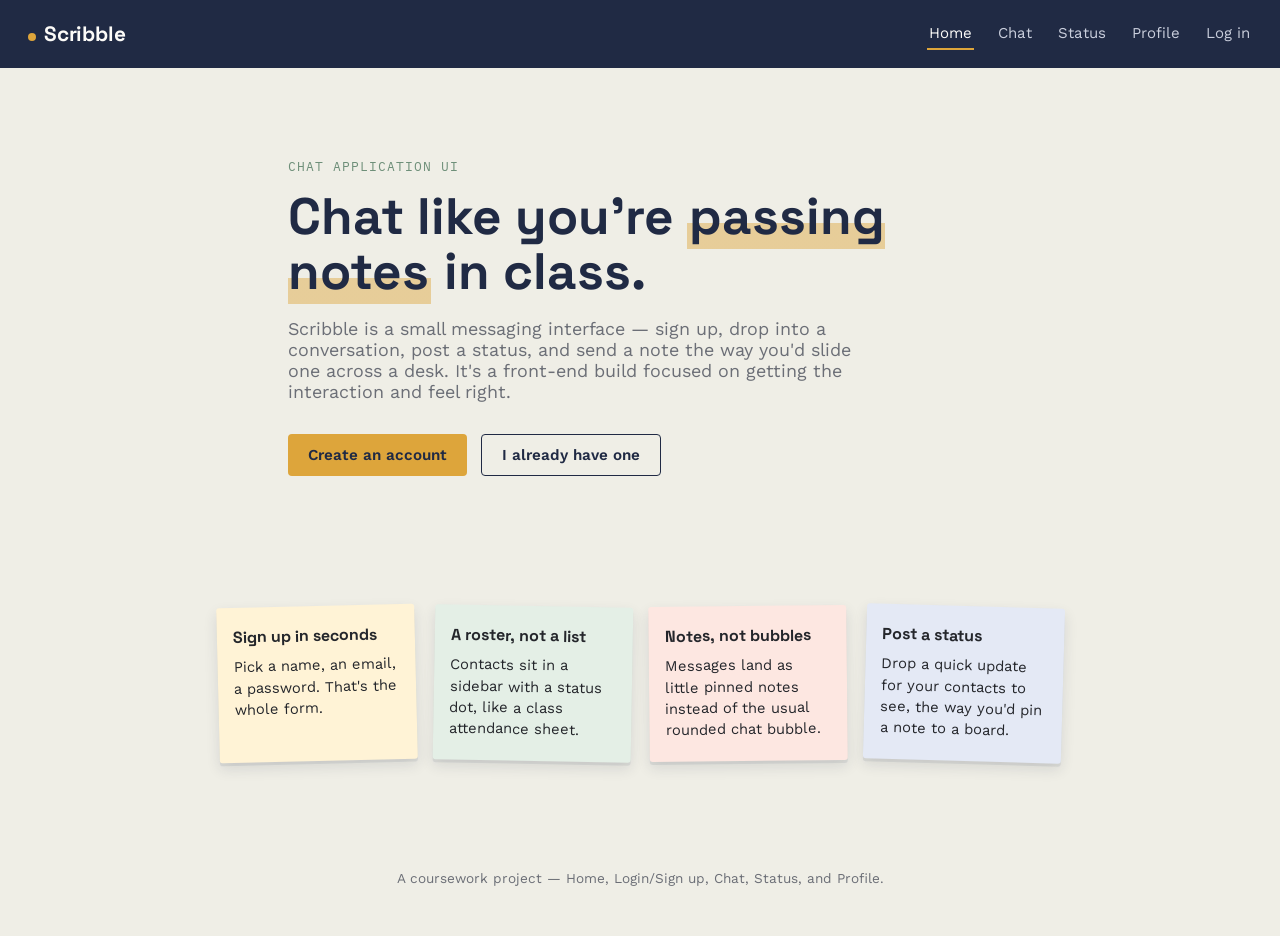
<file: index.html>
<!DOCTYPE html>
<html lang="en">
<head>
<meta charset="UTF-8" />
<meta name="viewport" content="width=device-width, initial-scale=1.0" />
<title>Scribble — chat like you're passing notes</title>
<link rel="icon" href="assets/favicon.svg" type="image/svg+xml" />
<link rel="stylesheet" href="css/style.css" />
</head>
<body>

  <header class="topbar">
    <a href="index.html" class="brand"><span class="pin-dot"></span>Scribble</a>
    <nav>
      <a href="index.html" class="active">Home</a>
      <a href="chat.html">Chat</a>
      <a href="status.html">Status</a>
      <a href="profile.html">Profile</a>
      <a href="login.html" id="nav-auth-link">Log in</a>
    </nav>
  </header>

  <section class="hero">
    <div class="eyebrow">Chat Application UI</div>
    <h1>Chat like you're <span class="underline-note">passing notes</span> in class.</h1>
    <p class="lede">
      Scribble is a small messaging interface — sign up, drop into a conversation, post a
      status, and send a note the way you'd slide one across a desk. It's a front-end build
      focused on getting the interaction and feel right.
    </p>
    <div class="cta-row">
      <a href="login.html#signup" class="btn btn-accent">Create an account</a>
      <a href="login.html" class="btn btn-ghost">I already have one</a>
    </div>
  </section>

  <div class="feature-notes">
    <div class="sticky rot-1">
      <h3>Sign up in seconds</h3>
      Pick a name, an email, a password. That's the whole form.
    </div>
    <div class="sticky rot-2">
      <h3>A roster, not a list</h3>
      Contacts sit in a sidebar with a status dot, like a class attendance sheet.
    </div>
    <div class="sticky rot-3">
      <h3>Notes, not bubbles</h3>
      Messages land as little pinned notes instead of the usual rounded chat bubble.
    </div>
    <div class="sticky rot-4">
      <h3>Post a status</h3>
      Drop a quick update for your contacts to see, the way you'd pin a note to a board.
    </div>
  </div>

  <footer class="site-footer">
    A coursework project — Home, Login/Sign up, Chat, Status, and Profile.
  </footer>

  <script src="js/session-ui.js"></script>
</body>
</html>
</file>
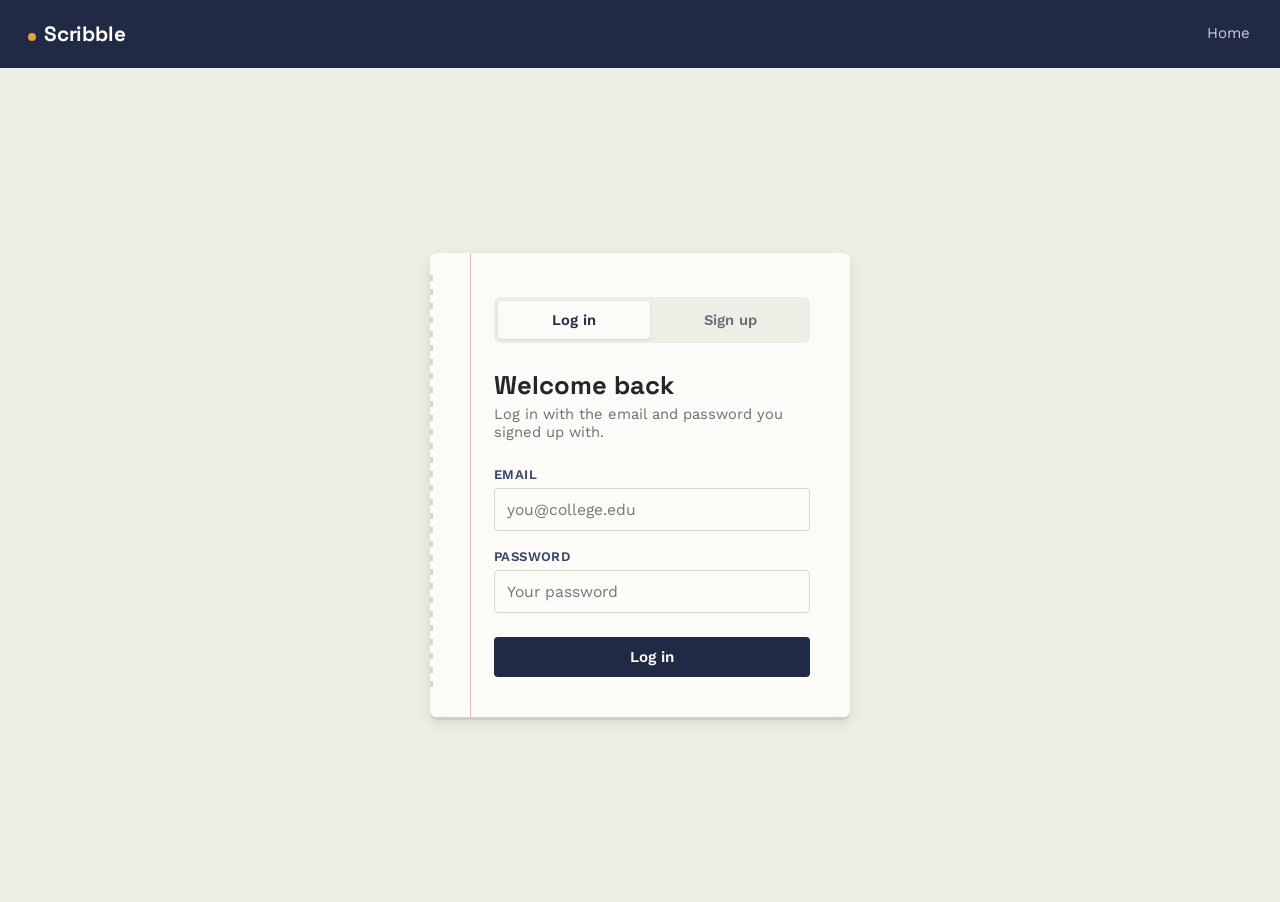
<file: chat.html>
<!doctype html>
<html lang="en">
  <head>
    <meta charset="UTF-8" />
    <meta name="viewport" content="width=device-width, initial-scale=1.0" />
    <title>Scribble — chat</title>
    <link rel="icon" href="assets/favicon.svg" type="image/svg+xml" />
    <link rel="stylesheet" href="css/style.css" />
    <script src="js/guard.js"></script>
  </head>
  <body>
    <!-- header -->
    <header class="topbar">
      <a href="index.html" class="brand"
        ><span class="pin-dot"></span>Scribble</a
      >
      <nav>
        <a href="index.html">Home</a>
        <a href="chat.html" class="active">Chat</a>
        <a href="status.html">Status</a>
        <a href="profile.html">Profile</a>
        <span class="who"
          >signed in as <span id="user-greeting">you</span></span
        >
        <button id="logout-btn" class="btn btn-danger-text">Log out</button>
      </nav>
    </header>

    <div class="chat-shell">
      <aside class="roster">
        <div class="roster-title">Roster</div>
        <div id="roster-list"></div>
      </aside>

      <section class="conversation">
        <div id="empty-state" class="empty-state">
          <div class="big-pin">📌</div>
          <p>Pick someone from the roster to open a conversation.</p>
        </div>

        <div
          id="conversation-panel"
          style="display: none; flex-direction: column; height: 100%"
        >
          <div class="conv-header">
            <div class="avatar-initial" id="conv-avatar">--</div>
            <div>
              <div class="c-name" id="conv-name">—</div>
              <div class="c-status" id="conv-status">—</div>
            </div>
          </div>

          <div class="conv-body ruled" id="conv-body"></div>

          <form class="composer" id="composer-form">
            <input
              type="text"
              id="composer-input"
              placeholder="Write a note…"
              autocomplete="off"
            />
            <button type="submit" class="btn btn-accent">Send</button>
          </form>
        </div>
      </section>
    </div>

    <script src="js/chat.js"></script>
    <script src="js/session-ui.js"></script>
  </body>
</html>
</file>
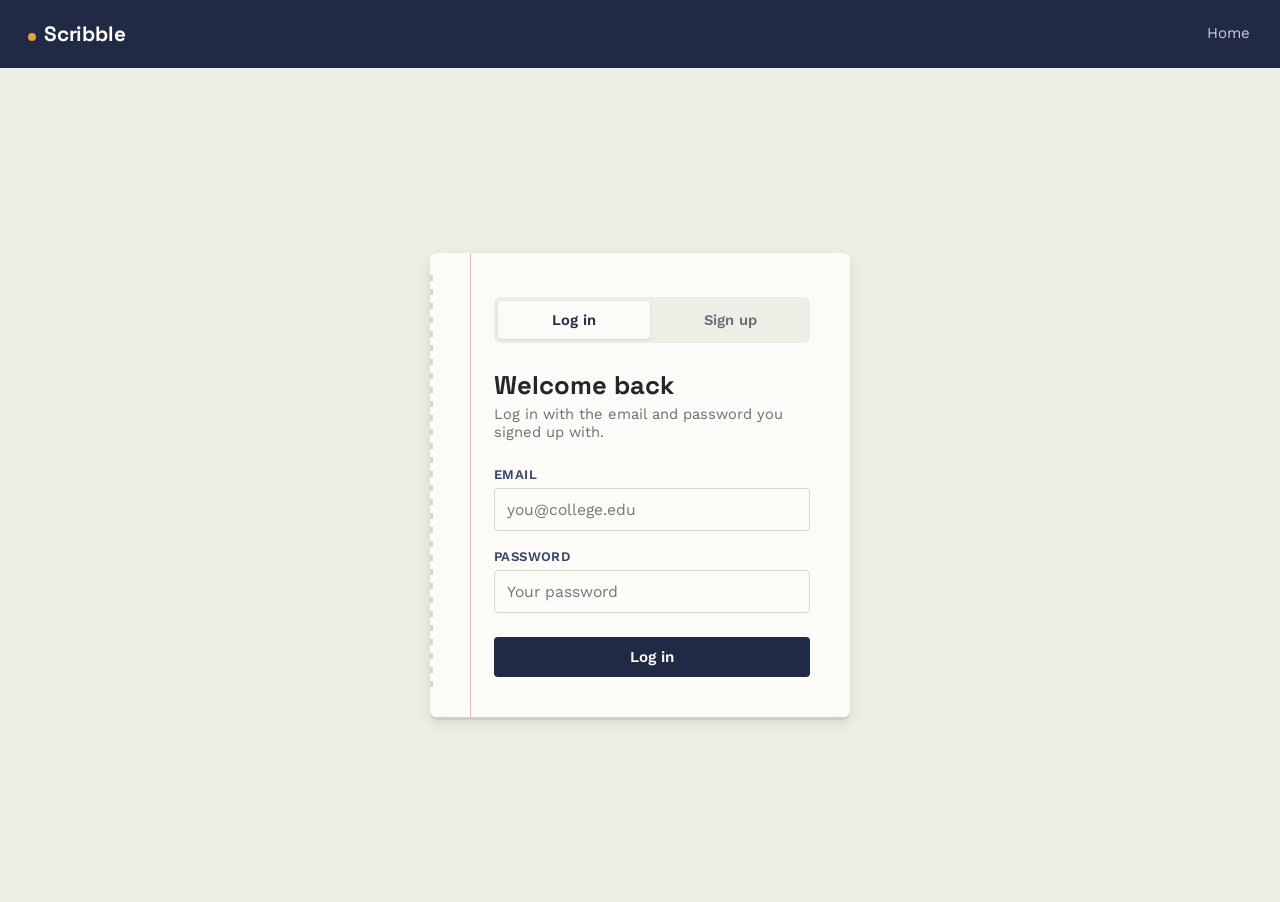
<file: login.html>
<!DOCTYPE html>
<html lang="en">
<head>
<meta charset="UTF-8" />
<meta name="viewport" content="width=device-width, initial-scale=1.0" />
<title>Log in — Scribble</title>
<link rel="icon" href="assets/favicon.svg" type="image/svg+xml" />
<link rel="stylesheet" href="css/style.css" />
</head>
<body>

  <header class="topbar">
    <a href="index.html" class="brand"><span class="pin-dot"></span>Scribble</a>
    <nav>
      <a href="index.html">Home</a>
    </nav>
  </header>

  <main class="auth-shell">
    <div class="auth-card">
      <div class="notebook-page">

        <div class="tab-row" id="tab-row">
          <button type="button" class="tab-btn active" data-tab="login">Log in</button>
          <button type="button" class="tab-btn" data-tab="signup">Sign up</button>
        </div>

        <div id="login-panel" class="tab-panel active">
          <h1>Welcome back</h1>
          <p class="sub">Log in with the email and password you signed up with.</p>

          <div class="form-msg" id="login-message"></div>

          <form id="login-form" novalidate>
            <div class="field">
              <label for="login-email">Email</label>
              <input type="email" id="login-email" name="email" placeholder="you@college.edu" autocomplete="email" />
            </div>
            <div class="field">
              <label for="login-password">Password</label>
              <input type="password" id="login-password" name="password" placeholder="Your password" autocomplete="current-password" />
            </div>
            <button type="submit" class="btn btn-primary" style="width:100%; margin-top:6px;">Log in</button>
          </form>
        </div>

        <div id="signup-panel" class="tab-panel">
          <h1>Create your account</h1>
          <p class="sub">Takes about ten seconds. Everything stays in your browser for this build.</p>

          <div class="form-msg" id="signup-message"></div>

          <form id="signup-form" novalidate>
            <div class="field">
              <label for="name">Full name</label>
              <input type="text" id="name" name="name" placeholder="Amara Osei" autocomplete="name" />
            </div>
            <div class="field">
              <label for="email">Email</label>
              <input type="email" id="email" name="email" placeholder="you@college.edu" autocomplete="email" />
            </div>
            <div class="field">
              <label for="password">Password</label>
              <input type="password" id="password" name="password" placeholder="At least 6 characters" autocomplete="new-password" />
            </div>
            <div class="field">
              <label for="password-confirm">Confirm password</label>
              <input type="password" id="password-confirm" name="password-confirm" placeholder="Type it again" autocomplete="new-password" />
            </div>
            <button type="submit" class="btn btn-primary" style="width:100%; margin-top:6px;">Sign up</button>
          </form>
        </div>

      </div>
    </div>
  </main>

  <script src="js/auth.js"></script>
</body>
</html>
</file>
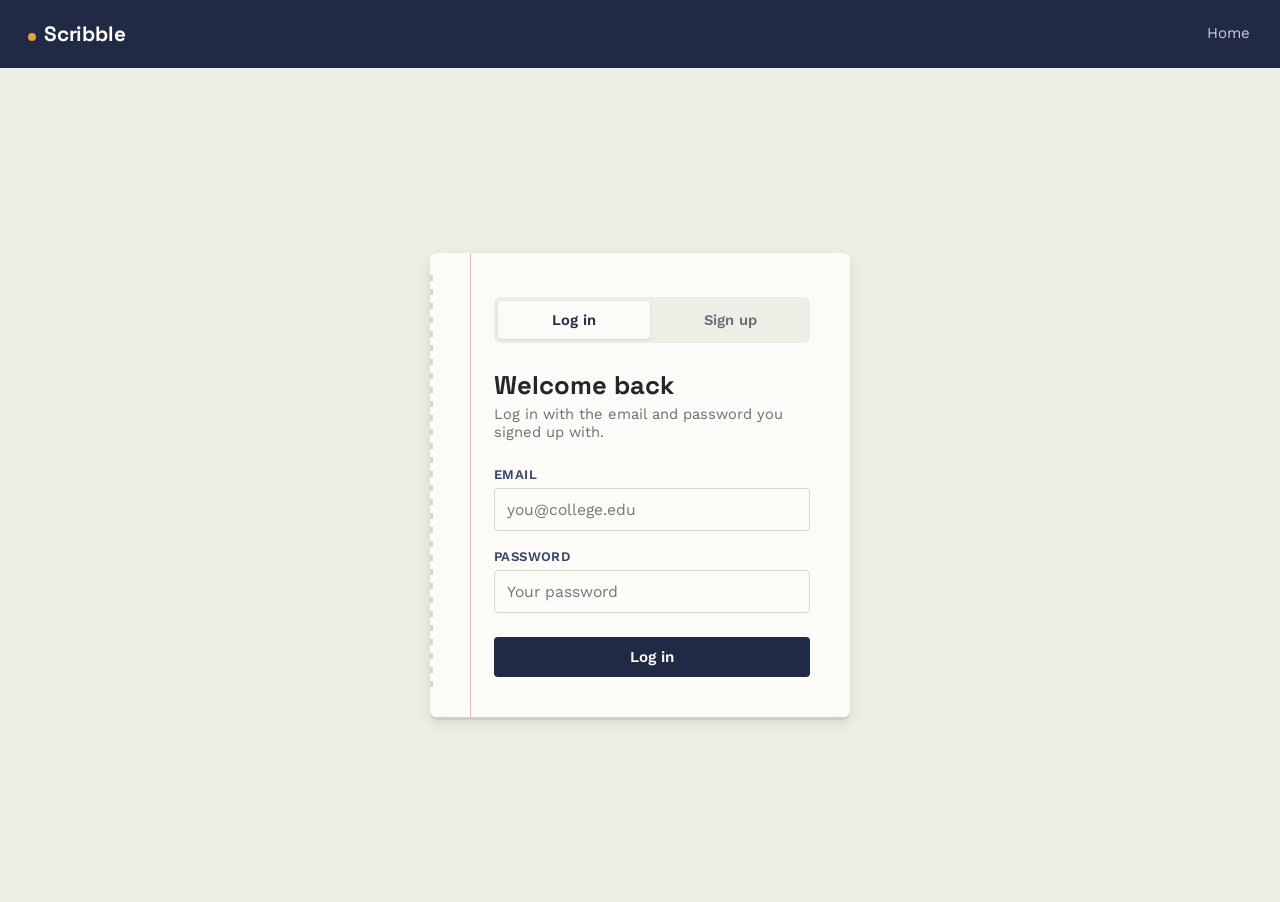
<file: profile.html>
<!DOCTYPE html>
<html lang="en">
<head>
<meta charset="UTF-8" />
<meta name="viewport" content="width=device-width, initial-scale=1.0" />
<title>Profile — Scribble</title>
<link rel="icon" href="assets/favicon.svg" type="image/svg+xml" />
<link rel="stylesheet" href="css/style.css" />
<script src="js/guard.js"></script>
</head>
<body>

  <header class="topbar">
    <a href="index.html" class="brand"><span class="pin-dot"></span>Scribble</a>
    <nav>
      <a href="index.html">Home</a>
      <a href="chat.html">Chat</a>
      <a href="status.html">Status</a>
      <a href="profile.html" class="active">Profile</a>
      <span class="who">signed in as <span id="user-greeting">you</span></span>
      <button id="logout-btn" class="btn btn-danger-text">Log out</button>
    </nav>
  </header>

  <div class="profile-wrap">
    <div class="profile-card">
      <div class="profile-header">
        <div class="avatar-initial big" id="profile-avatar">--</div>
        <div>
          <h1 id="profile-name">—</h1>
          <p class="profile-email" id="profile-email">—</p>
        </div>
      </div>

      <div class="form-msg" id="profile-message"></div>

      <form id="profile-form">
        <div class="field">
          <label for="display-name">Display name</label>
          <input type="text" id="display-name" name="display-name" />
        </div>
        <div class="field">
          <label for="status-line">About</label>
          <input type="text" id="status-line" name="status-line" placeholder="Say something about yourself" />
        </div>
        <button type="submit" class="btn btn-primary">Save changes</button>
      </form>

      <div class="profile-stats">
        <div class="stat">
          <div class="stat-num" id="stat-contacts">4</div>
          <div class="stat-label">Contacts</div>
        </div>
        <div class="stat">
          <div class="stat-num" id="stat-messages">0</div>
          <div class="stat-label">Messages sent</div>
        </div>
        <div class="stat">
          <div class="stat-num" id="stat-since">Today</div>
          <div class="stat-label">Member since</div>
        </div>
      </div>
    </div>
  </div>

  <script src="js/profile.js"></script>
  <script src="js/session-ui.js"></script>
</body>
</html>
</file>
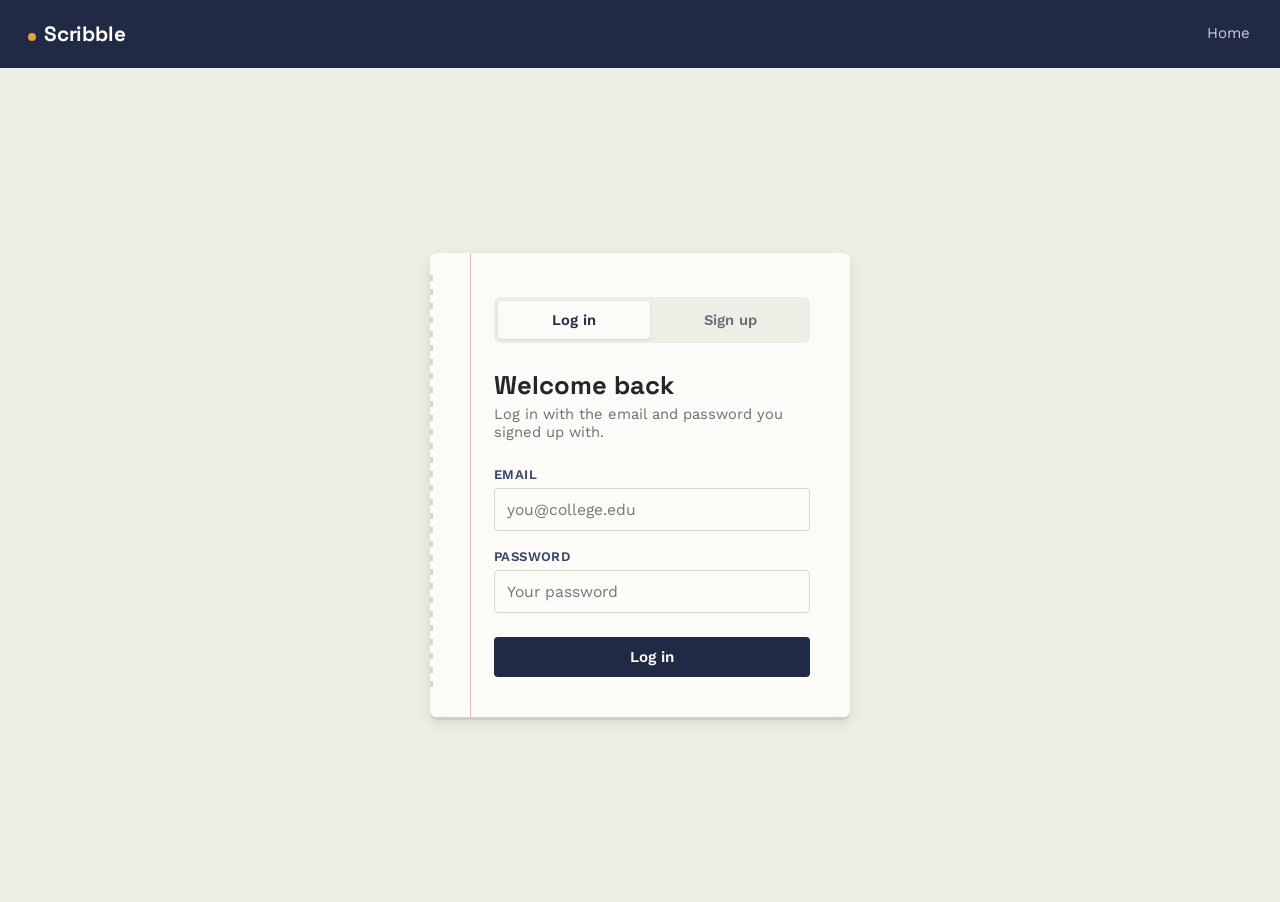
<file: status.html>
<!DOCTYPE html>
<html lang="en">
<head>
<meta charset="UTF-8" />
<meta name="viewport" content="width=device-width, initial-scale=1.0" />
<title>Status — Scribble</title>
<link rel="icon" href="assets/favicon.svg" type="image/svg+xml" />
<link rel="stylesheet" href="css/style.css" />
<script src="js/guard.js"></script>
</head>
<body>

  <header class="topbar">
    <a href="index.html" class="brand"><span class="pin-dot"></span>Scribble</a>
    <nav>
      <a href="index.html">Home</a>
      <a href="chat.html">Chat</a>
      <a href="status.html" class="active">Status</a>
      <a href="profile.html">Profile</a>
      <span class="who">signed in as <span id="user-greeting">you</span></span>
      <button id="logout-btn" class="btn btn-danger-text">Log out</button>
    </nav>
  </header>

  <div class="status-wrap">
    <div class="page-heading" style="padding-left:0; padding-right:0;">
      <h1>Status</h1>
      <p>Pin a quick update for your contacts, and see what they've posted.</p>
    </div>

    <div class="my-status-card">
      <div class="avatar-initial" id="my-status-avatar">--</div>
      <div style="flex:1;">
        <div class="my-status-label">My status</div>
        <div id="my-status-text" class="my-status-text">No status yet — add one below.</div>
      </div>
    </div>

    <form id="status-form" class="status-form">
      <input type="text" id="status-input" placeholder="What's on your mind?" autocomplete="off" maxlength="120" />
      <button type="submit" class="btn btn-accent">Post</button>
    </form>

    <div class="status-feed-title">From your contacts</div>
    <div id="status-feed" class="status-feed"></div>
  </div>

  <script src="js/status.js"></script>
  <script src="js/session-ui.js"></script>
</body>
</html>
</file>
<file: css/style.css>
/* =========================================================
   Scribble — shared styles
   "chat like you're passing notes"
   ========================================================= */

@import url('https://fonts.googleapis.com/css2?family=Space+Grotesk:wght@500;600;700&family=Work+Sans:wght@400;500;600&family=IBM+Plex+Mono:wght@400;500&display=swap');

:root {
  --ink: #202A44;
  --ink-soft: #384264;
  --paper: #EFEEE6;
  --paper-line: #DAD8CC;
  --mustard: #DDA53B;
  --mustard-dark: #B9832272;
  --sage: #6E8F79;
  --rust: #BD5142;
  --white: #FCFBF8;
  --text: #24262B;
  --text-mute: #6B6E76;

  --font-display: 'Space Grotesk', sans-serif;
  --font-body: 'Work Sans', sans-serif;
  --font-mono: 'IBM Plex Mono', monospace;

  --radius-note: 4px;
  --shadow-note: 0 3px 0 rgba(32, 42, 68, 0.08), 0 6px 14px rgba(32, 42, 68, 0.12);
}

* { box-sizing: border-box; }

html, body {
  margin: 0;
  padding: 0;
  background: var(--paper);
  color: var(--text);
  font-family: var(--font-body);
  -webkit-font-smoothing: antialiased;
}

a { color: inherit; }

/* Ruled-notebook background, used behind big content areas */
.ruled {
  background-image: repeating-linear-gradient(
    to bottom,
    transparent 0,
    transparent 31px,
    var(--paper-line) 32px
  );
  background-position: 0 68px;
}

/* Top bar --------------------------------------------------- */
.topbar {
  display: flex;
  align-items: center;
  justify-content: space-between;
  padding: 18px 28px;
  background: var(--ink);
  color: var(--white);
}

.topbar .brand {
  display: flex;
  align-items: baseline;
  gap: 8px;
  font-family: var(--font-display);
  font-weight: 700;
  font-size: 1.3rem;
  letter-spacing: -0.01em;
  text-decoration: none;
  color: var(--white);
}

.topbar .brand .pin-dot {
  width: 8px;
  height: 8px;
  border-radius: 50%;
  background: var(--mustard);
  display: inline-block;
}

.topbar nav {
  display: flex;
  gap: 22px;
  align-items: center;
  font-size: 0.94rem;
}

.topbar nav a {
  text-decoration: none;
  color: #C9CEDC;
  padding: 6px 2px;
  border-bottom: 2px solid transparent;
  transition: color .15s ease, border-color .15s ease;
}

.topbar nav a:hover,
.topbar nav a.active {
  color: var(--white);
  border-bottom-color: var(--mustard);
}

.topbar .who {
  font-family: var(--font-mono);
  font-size: 0.8rem;
  color: #9AA2BA;
}

/* Buttons ----------------------------------------------------- */
.btn {
  display: inline-flex;
  align-items: center;
  justify-content: center;
  gap: 8px;
  font-family: var(--font-body);
  font-weight: 600;
  font-size: 0.95rem;
  padding: 11px 20px;
  border-radius: var(--radius-note);
  border: none;
  cursor: pointer;
  text-decoration: none;
  transition: transform .12s ease, box-shadow .12s ease, background .12s ease;
}

.btn-primary {
  background: var(--ink);
  color: var(--white);
}
.btn-primary:hover { background: var(--ink-soft); transform: translateY(-1px); }

.btn-accent {
  background: var(--mustard);
  color: var(--ink);
}
.btn-accent:hover { transform: translateY(-1px); box-shadow: var(--shadow-note); }

.btn-ghost {
  background: transparent;
  color: var(--ink);
  border: 1.5px solid var(--ink);
}
.btn-ghost:hover { background: var(--ink); color: var(--white); }

.btn-danger-text {
  background: transparent;
  color: var(--rust);
  border: 1.5px solid transparent;
  font-size: 0.88rem;
  padding: 8px 12px;
}
.btn-danger-text:hover { border-color: var(--rust); }

.btn:disabled { opacity: 0.55; cursor: not-allowed; transform: none; }

/* Notebook-page card, used for auth forms & bio pages --------- */
.notebook-page {
  position: relative;
  background: var(--white);
  border-radius: 6px;
  box-shadow: var(--shadow-note);
  padding: 44px 40px 40px 64px;
}

.notebook-page::before {
  content: "";
  position: absolute;
  top: 0;
  bottom: 0;
  left: 40px;
  width: 1px;
  background: var(--rust);
  opacity: 0.35;
}

.notebook-page::after {
  content: "";
  position: absolute;
  left: 0;
  top: 22px;
  bottom: 22px;
  width: 3px;
  background: repeating-linear-gradient(
    to bottom,
    var(--paper-line) 0 6px,
    transparent 6px 14px
  );
}

.tab-row {
  display: flex;
  gap: 4px;
  margin-bottom: 26px;
  background: #EFEEE6;
  border-radius: 6px;
  padding: 4px;
}

.tab-btn {
  flex: 1;
  border: none;
  background: transparent;
  padding: 10px 0;
  font-family: var(--font-body);
  font-weight: 600;
  font-size: 0.92rem;
  color: var(--text-mute);
  border-radius: 4px;
  cursor: pointer;
  transition: background .15s ease, color .15s ease;
}

.tab-btn.active {
  background: var(--white);
  color: var(--ink);
  box-shadow: 0 1px 3px rgba(32,42,68,0.15);
}

.tab-panel { display: none; }
.tab-panel.active { display: block; }

/* Auth layout -------------------------------------------------- */
.auth-shell {
  min-height: calc(100vh - 66px);
  display: flex;
  align-items: center;
  justify-content: center;
  padding: 40px 20px;
}

.auth-card {
  width: 100%;
  max-width: 420px;
}

.auth-card h1 {
  font-family: var(--font-display);
  font-size: 1.6rem;
  margin: 0 0 4px;
}

.auth-card .sub {
  color: var(--text-mute);
  font-size: 0.92rem;
  margin: 0 0 26px;
}

.field {
  margin-bottom: 18px;
}

.field label {
  display: block;
  font-size: 0.82rem;
  font-weight: 600;
  color: var(--ink-soft);
  margin-bottom: 6px;
  text-transform: uppercase;
  letter-spacing: 0.03em;
}

.field input {
  width: 100%;
  padding: 11px 12px;
  border-radius: 4px;
  border: 1.5px solid #D8D5C9;
  background: #FDFCF9;
  font-family: var(--font-body);
  font-size: 0.98rem;
  color: var(--text);
}

.field input:focus {
  outline: none;
  border-color: var(--mustard);
  box-shadow: 0 0 0 3px rgba(221, 165, 59, 0.25);
}

.field-error {
  color: var(--rust);
  font-size: 0.82rem;
  margin-top: 5px;
  min-height: 1em;
}

.form-msg {
  border-radius: 4px;
  padding: 10px 12px;
  font-size: 0.88rem;
  margin-bottom: 16px;
  display: none;
}
.form-msg.show { display: block; }
.form-msg.error { background: #FBE9E6; color: #8C3325; }
.form-msg.success { background: #E7EEE8; color: #3F5C48; }

.auth-card .switch {
  margin-top: 22px;
  font-size: 0.9rem;
  color: var(--text-mute);
  text-align: center;
}

.auth-card .switch a {
  color: var(--ink);
  font-weight: 600;
  text-decoration: underline;
  text-decoration-color: var(--mustard);
}

/* Landing page --------------------------------------------------*/
.hero {
  padding: 90px 28px 70px;
  max-width: 760px;
  margin: 0 auto;
  text-align: left;
}

.hero .eyebrow {
  font-family: var(--font-mono);
  font-size: 0.8rem;
  color: var(--sage);
  text-transform: uppercase;
  letter-spacing: 0.08em;
  margin-bottom: 14px;
}

.hero h1 {
  font-family: var(--font-display);
  font-size: clamp(2.2rem, 5vw, 3.2rem);
  line-height: 1.08;
  margin: 0 0 18px;
  color: var(--ink);
}

.hero h1 .underline-note {
  background: linear-gradient(to top, rgba(221,165,59,0.45) 40%, transparent 40%);
  padding: 0 2px;
}

.hero p.lede {
  font-size: 1.12rem;
  color: var(--text-mute);
  max-width: 52ch;
  margin: 0 0 32px;
}

.hero .cta-row {
  display: flex;
  gap: 14px;
  margin-bottom: 60px;
}

.feature-notes {
  display: grid;
  grid-template-columns: repeat(auto-fit, minmax(190px, 1fr));
  gap: 18px;
  max-width: 900px;
  margin: 0 auto 80px;
  padding: 0 28px;
}

.sticky {
  padding: 18px 16px 20px;
  border-radius: 3px;
  box-shadow: var(--shadow-note);
  font-size: 0.92rem;
  line-height: 1.45;
}

.sticky h3 {
  font-family: var(--font-display);
  font-size: 1rem;
  margin: 0 0 8px;
}

.sticky.rot-1 { transform: rotate(-1.4deg); background: #FFF3D6; }
.sticky.rot-2 { transform: rotate(1deg); background: #E4EFE6; }
.sticky.rot-3 { transform: rotate(-0.6deg); background: #FDE7E1; }
.sticky.rot-4 { transform: rotate(1.6deg); background: #E4E9F5; }

footer.site-footer {
  text-align: center;
  padding: 30px 20px 50px;
  font-size: 0.85rem;
  color: var(--text-mute);
}
footer.site-footer a { text-decoration: underline; text-decoration-color: var(--mustard); }

/* Chat layout ---------------------------------------------------*/
.chat-shell {
  display: grid;
  grid-template-columns: 280px 1fr;
  height: calc(100vh - 66px);
}

.roster {
  background: var(--white);
  border-right: 1px solid var(--paper-line);
  overflow-y: auto;
}

.roster .roster-title {
  font-family: var(--font-mono);
  font-size: 0.72rem;
  text-transform: uppercase;
  letter-spacing: 0.08em;
  color: var(--text-mute);
  padding: 18px 18px 8px;
}

.roster-item {
  display: flex;
  align-items: center;
  gap: 12px;
  padding: 12px 18px;
  cursor: pointer;
  border-left: 3px solid transparent;
  position: relative;
}

.roster-item:hover { background: #F6F4EC; }
.roster-item.active { background: #F6F4EC; border-left-color: var(--mustard); }

.avatar-initial {
  width: 38px;
  height: 38px;
  border-radius: 50%;
  background: var(--ink);
  color: var(--white);
  display: flex;
  align-items: center;
  justify-content: center;
  font-family: var(--font-display);
  font-weight: 600;
  font-size: 0.95rem;
  flex-shrink: 0;
}

.roster-item .r-name { font-weight: 600; font-size: 0.94rem; }
.roster-item .r-preview {
  font-size: 0.8rem;
  color: var(--text-mute);
  white-space: nowrap;
  overflow: hidden;
  text-overflow: ellipsis;
  max-width: 160px;
}

.status-dot {
  width: 9px;
  height: 9px;
  border-radius: 50%;
  position: absolute;
  right: 16px;
  top: 14px;
  border: 2px solid var(--white);
}
.status-dot.online { background: var(--sage); }
.status-dot.offline { background: #C6C3B7; }

.conversation {
  display: flex;
  flex-direction: column;
  height: 100%;
}

.conv-header {
  padding: 16px 26px;
  border-bottom: 1px solid var(--paper-line);
  background: var(--white);
  display: flex;
  align-items: center;
  gap: 12px;
}

.conv-header .c-name { font-family: var(--font-display); font-weight: 600; font-size: 1.05rem; }
.conv-header .c-status { font-size: 0.8rem; color: var(--text-mute); font-family: var(--font-mono); }

.conv-body {
  flex: 1;
  overflow-y: auto;
  padding: 26px 30px;
}

.note-msg {
  max-width: 62%;
  margin-bottom: 20px;
  padding: 12px 14px 14px;
  border-radius: 3px;
  box-shadow: var(--shadow-note);
  font-size: 0.94rem;
  line-height: 1.42;
  position: relative;
}

.note-msg .msg-time {
  display: block;
  margin-top: 6px;
  font-family: var(--font-mono);
  font-size: 0.68rem;
  color: rgba(36,38,43,0.5);
}

.note-msg.mine {
  margin-left: auto;
  background: #FFF3D6;
  transform: rotate(-0.8deg);
}

.note-msg.theirs {
  margin-right: auto;
  background: #E4E9F5;
  transform: rotate(0.7deg);
}

.note-msg::before {
  content: "";
  position: absolute;
  top: -6px;
  left: 50%;
  transform: translateX(-50%);
  width: 10px;
  height: 10px;
  border-radius: 50%;
  background: var(--rust);
  box-shadow: 0 1px 2px rgba(0,0,0,0.25);
}

.composer {
  border-top: 1px solid var(--paper-line);
  background: var(--white);
  padding: 16px 26px;
  display: flex;
  gap: 12px;
}

.composer input {
  flex: 1;
  padding: 12px 14px;
  border-radius: 4px;
  border: 1.5px solid #D8D5C9;
  font-family: var(--font-body);
  font-size: 0.96rem;
}
.composer input:focus {
  outline: none;
  border-color: var(--mustard);
  box-shadow: 0 0 0 3px rgba(221, 165, 59, 0.25);
}

.empty-state {
  display: flex;
  flex-direction: column;
  align-items: center;
  justify-content: center;
  height: 100%;
  color: var(--text-mute);
  text-align: center;
  gap: 8px;
}
.empty-state .big-pin { font-size: 2rem; }

/* Profile page ---------------------------------------------- */
.profile-wrap {
  max-width: 560px;
  margin: 50px auto 90px;
  padding: 0 20px;
}

.profile-card {
  background: var(--white);
  border-radius: 6px;
  box-shadow: var(--shadow-note);
  padding: 34px 32px;
}

.profile-header {
  display: flex;
  align-items: center;
  gap: 18px;
  margin-bottom: 26px;
}

.avatar-initial.big {
  width: 68px;
  height: 68px;
  font-size: 1.5rem;
}

.profile-header h1 {
  font-family: var(--font-display);
  font-size: 1.5rem;
  margin: 0 0 4px;
}

.profile-email {
  color: var(--text-mute);
  font-size: 0.9rem;
  margin: 0;
}

.profile-stats {
  display: flex;
  gap: 20px;
  margin-top: 30px;
  padding-top: 22px;
  border-top: 1px solid var(--paper-line);
}

.stat { flex: 1; text-align: center; }
.stat-num {
  font-family: var(--font-display);
  font-size: 1.4rem;
  color: var(--ink);
}
.stat-label {
  font-size: 0.78rem;
  color: var(--text-mute);
  margin-top: 2px;
}

/* Status page -------------------------------------------------- */
.status-wrap {
  max-width: 640px;
  margin: 0 auto;
  padding: 46px 20px 80px;
}

.my-status-card {
  display: flex;
  align-items: center;
  gap: 16px;
  background: var(--white);
  border-radius: 6px;
  box-shadow: var(--shadow-note);
  padding: 20px 22px;
  margin-bottom: 16px;
}

.my-status-label {
  font-family: var(--font-mono);
  font-size: 0.72rem;
  text-transform: uppercase;
  letter-spacing: 0.06em;
  color: var(--sage);
  margin-bottom: 4px;
}

.my-status-text {
  font-size: 0.98rem;
  color: var(--text);
}

.status-form {
  display: flex;
  gap: 12px;
  margin-bottom: 40px;
}

.status-form input {
  flex: 1;
  padding: 12px 14px;
  border-radius: 4px;
  border: 1.5px solid #D8D5C9;
  font-family: var(--font-body);
  font-size: 0.96rem;
}
.status-form input:focus {
  outline: none;
  border-color: var(--mustard);
  box-shadow: 0 0 0 3px rgba(221, 165, 59, 0.25);
}

.status-feed-title {
  font-family: var(--font-mono);
  font-size: 0.75rem;
  text-transform: uppercase;
  letter-spacing: 0.06em;
  color: var(--text-mute);
  margin-bottom: 12px;
}

.status-row {
  display: flex;
  align-items: center;
  gap: 14px;
  background: var(--white);
  border-radius: 6px;
  box-shadow: var(--shadow-note);
  padding: 14px 18px;
  margin-bottom: 12px;
}

.status-row-name { font-weight: 600; font-size: 0.93rem; }
.status-row-note { font-size: 0.85rem; color: var(--text-mute); }
.status-row-when {
  font-family: var(--font-mono);
  font-size: 0.72rem;
  color: var(--text-mute);
  white-space: nowrap;
}

.page-heading {
  max-width: 980px;
  margin: 0 auto;
  padding: 46px 28px 0;
}

.page-heading h1 {
  font-family: var(--font-display);
  font-size: 2rem;
  color: var(--ink);
  margin: 0 0 6px;
}
.page-heading p { color: var(--text-mute); margin: 0; }

@media (max-width: 720px) {
  .chat-shell { grid-template-columns: 1fr; }
  .roster { display: none; }
  .roster.show-mobile { display: block; position: fixed; inset: 66px 0 0 0; z-index: 20; }
  .notebook-page { padding: 34px 24px 30px 44px; }
  .notebook-page::before { left: 24px; }
}
</file>
